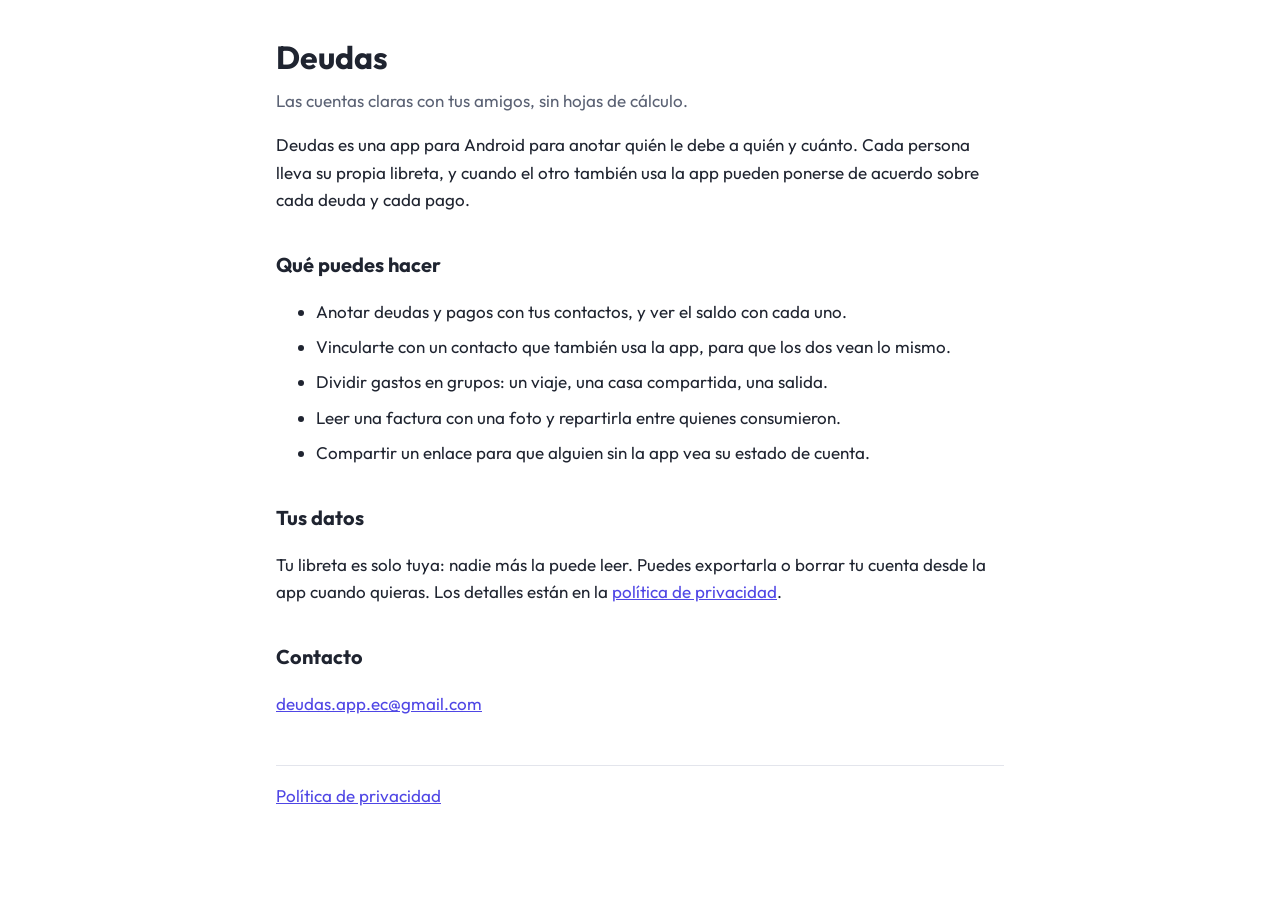
<file: inicio.html>
<!DOCTYPE html>
<html lang="es">
<head>
    <meta charset="UTF-8">
    <meta name="viewport" content="width=device-width, initial-scale=1.0">
    <title>Deudas</title>
    <meta name="description" content="Lleva las cuentas con tus amigos: quién le debe a quién, pagos y gastos divididos">
    <link rel="preconnect" href="https://fonts.googleapis.com">
    <link rel="preconnect" href="https://fonts.gstatic.com" crossorigin>
    <link href="https://fonts.googleapis.com/css2?family=Outfit:wght@400;600;700&display=swap" rel="stylesheet">
    <link rel="stylesheet" href="css/legal.css">
</head>
<body>
<main>
    <h1>Deudas</h1>
    <p class="lema">Las cuentas claras con tus amigos, sin hojas de cálculo.</p>

    <p>Deudas es una app para Android para anotar quién le debe a quién y cuánto. Cada persona
        lleva su propia libreta, y cuando el otro también usa la app pueden ponerse de acuerdo
        sobre cada deuda y cada pago.</p>

    <h2>Qué puedes hacer</h2>
    <ul>
        <li>Anotar deudas y pagos con tus contactos, y ver el saldo con cada uno.</li>
        <li>Vincularte con un contacto que también usa la app, para que los dos vean lo mismo.</li>
        <li>Dividir gastos en grupos: un viaje, una casa compartida, una salida.</li>
        <li>Leer una factura con una foto y repartirla entre quienes consumieron.</li>
        <li>Compartir un enlace para que alguien sin la app vea su estado de cuenta.</li>
    </ul>

    <h2>Tus datos</h2>
    <p>Tu libreta es solo tuya: nadie más la puede leer. Puedes exportarla o borrar tu cuenta
        desde la app cuando quieras. Los detalles están en la
        <a href="privacidad.html">política de privacidad</a>.</p>

    <h2>Contacto</h2>
    <p><a href="mailto:deudas.app.ec@gmail.com">deudas.app.ec@gmail.com</a></p>

    <footer><a href="privacidad.html">Política de privacidad</a></footer>
</main>
</body>
</html>
</file>
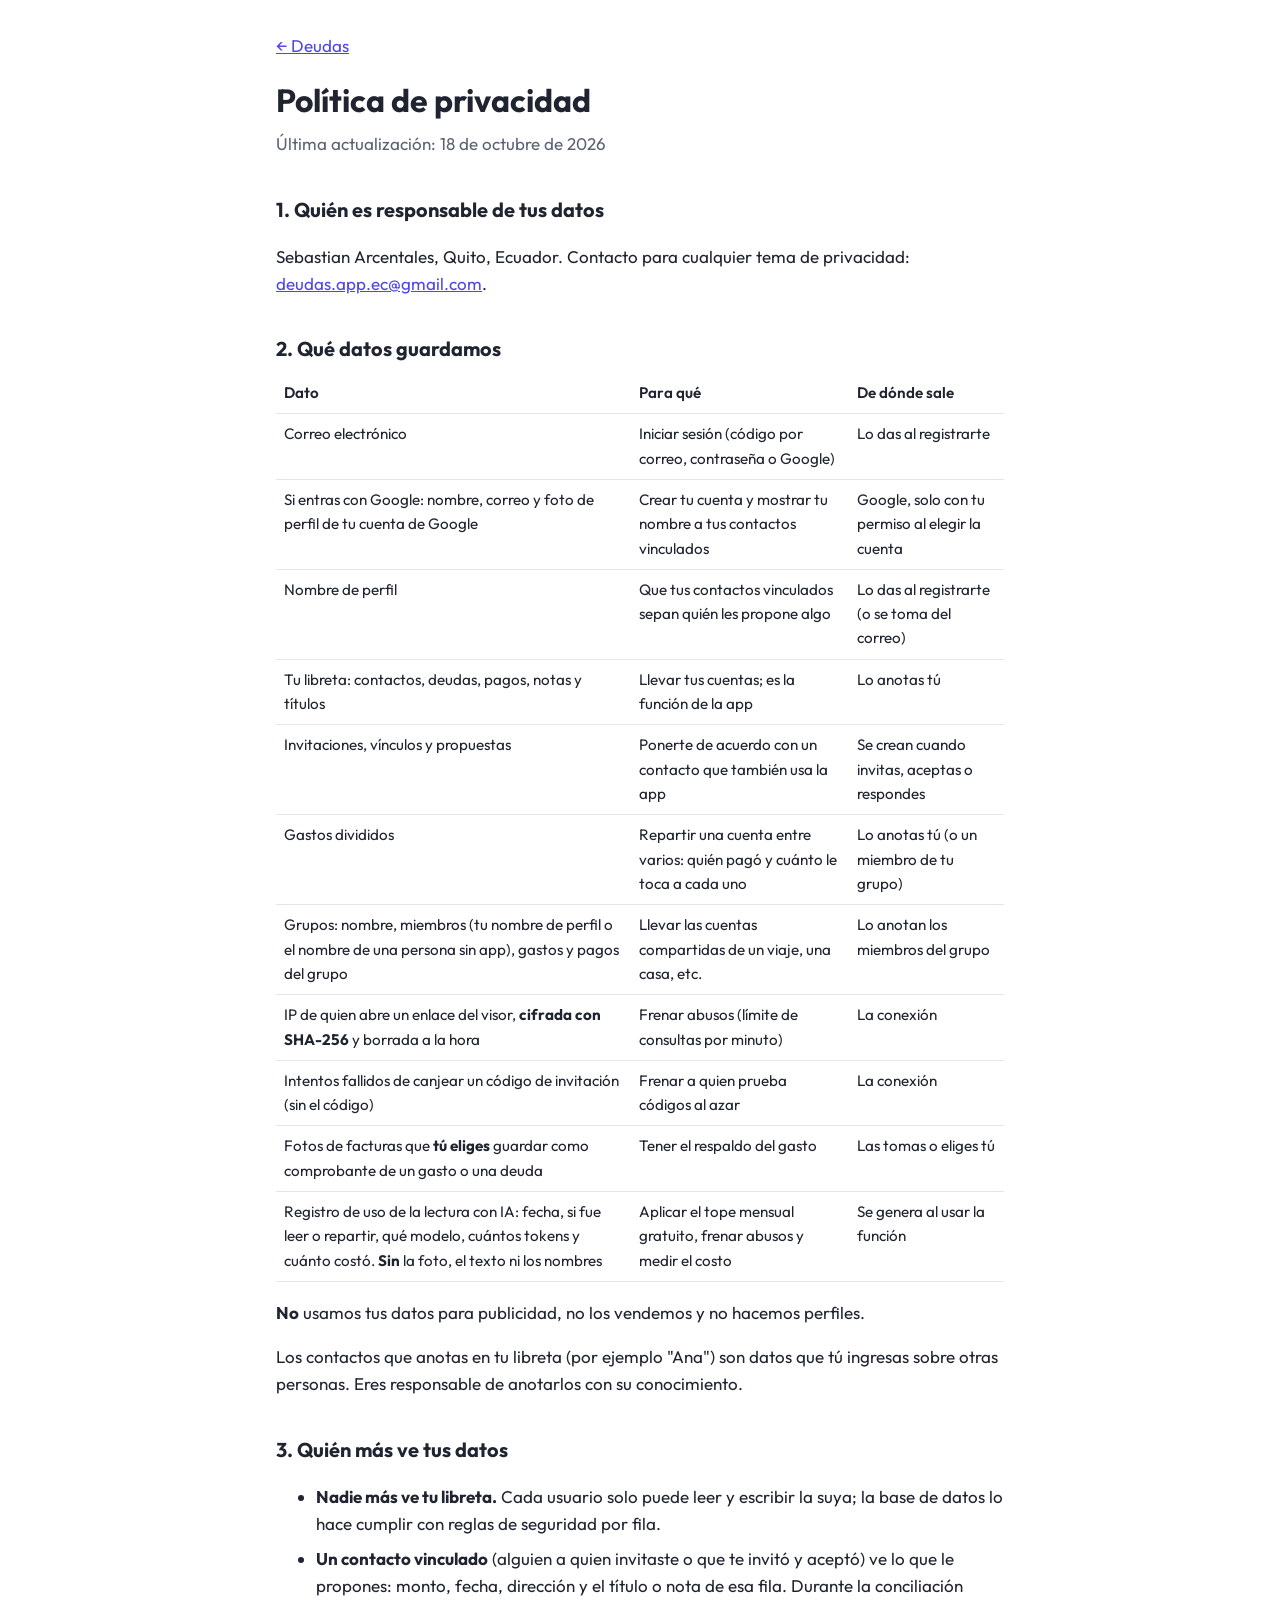
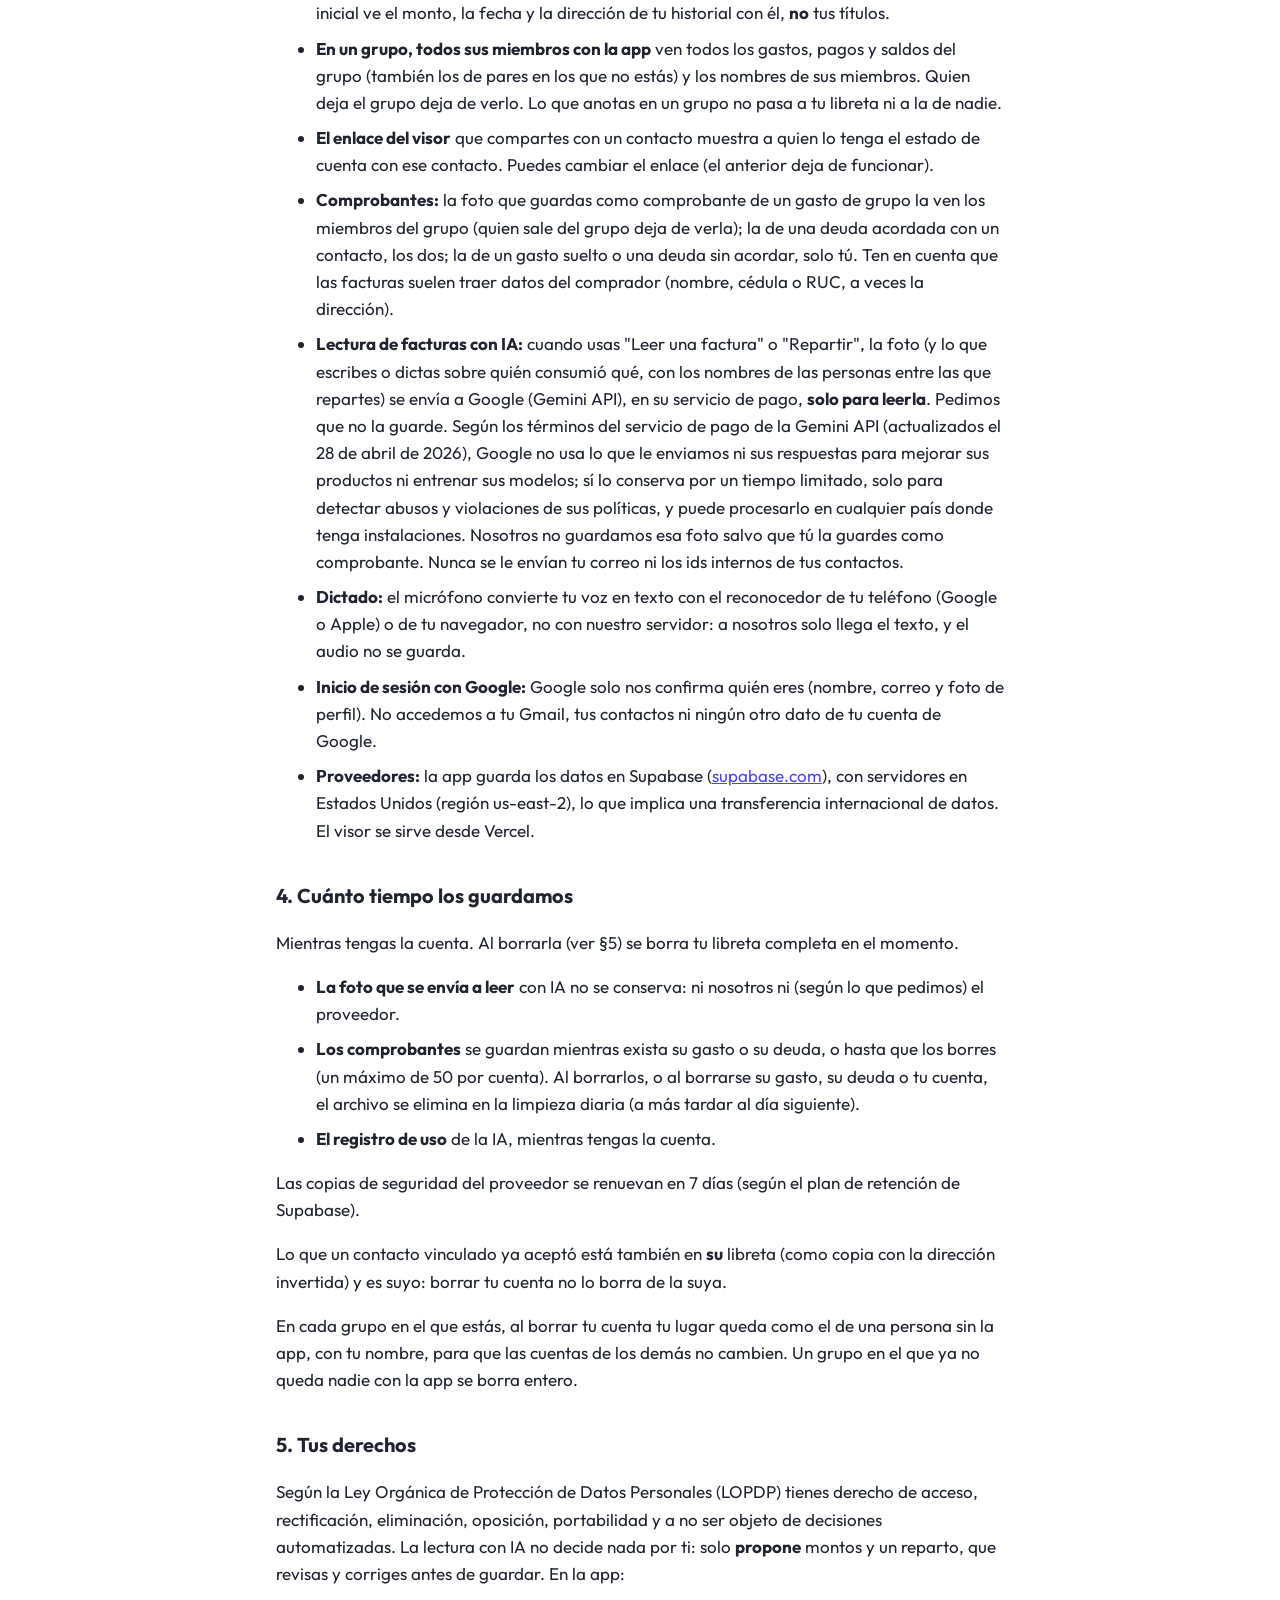
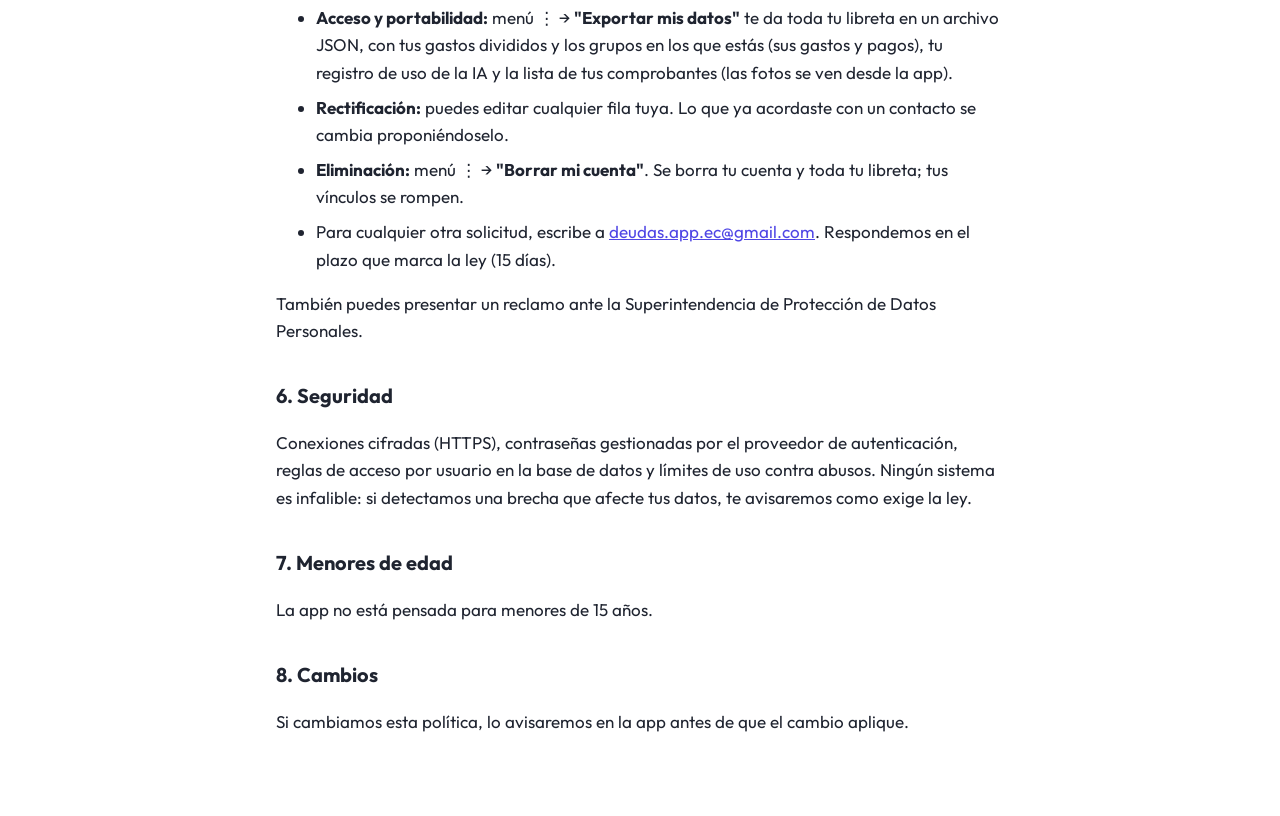
<file: privacidad.html>
<!DOCTYPE html>
<html lang="es">
<head>
    <meta charset="UTF-8">
    <meta name="viewport" content="width=device-width, initial-scale=1.0">
    <title>Política de privacidad — Deudas</title>
    <meta name="description" content="Qué datos guarda la app Deudas, para qué y cómo borrarlos">
    <link rel="preconnect" href="https://fonts.googleapis.com">
    <link rel="preconnect" href="https://fonts.gstatic.com" crossorigin>
    <link href="https://fonts.googleapis.com/css2?family=Outfit:wght@400;600;700&display=swap" rel="stylesheet">
    <link rel="stylesheet" href="css/legal.css">
</head>
<body>
<main>
    <p class="volver"><a href="inicio.html">← Deudas</a></p>
    <h1>Política de privacidad</h1>
    <p class="fecha">Última actualización: 18 de octubre de 2026</p>

    <h2>1. Quién es responsable de tus datos</h2>
    <p>Sebastian Arcentales, Quito, Ecuador. Contacto para cualquier tema de privacidad:
        <a href="mailto:deudas.app.ec@gmail.com">deudas.app.ec@gmail.com</a>.</p>

    <h2>2. Qué datos guardamos</h2>
    <div class="tabla">
    <table>
        <thead><tr><th>Dato</th><th>Para qué</th><th>De dónde sale</th></tr></thead>
        <tbody>
        <tr><td>Correo electrónico</td><td>Iniciar sesión (código por correo, contraseña o Google)</td><td>Lo das al registrarte</td></tr>
        <tr><td>Si entras con Google: nombre, correo y foto de perfil de tu cuenta de Google</td><td>Crear tu cuenta y mostrar tu nombre a tus contactos vinculados</td><td>Google, solo con tu permiso al elegir la cuenta</td></tr>
        <tr><td>Nombre de perfil</td><td>Que tus contactos vinculados sepan quién les propone algo</td><td>Lo das al registrarte (o se toma del correo)</td></tr>
        <tr><td>Tu libreta: contactos, deudas, pagos, notas y títulos</td><td>Llevar tus cuentas; es la función de la app</td><td>Lo anotas tú</td></tr>
        <tr><td>Invitaciones, vínculos y propuestas</td><td>Ponerte de acuerdo con un contacto que también usa la app</td><td>Se crean cuando invitas, aceptas o respondes</td></tr>
        <tr><td>Gastos divididos</td><td>Repartir una cuenta entre varios: quién pagó y cuánto le toca a cada uno</td><td>Lo anotas tú (o un miembro de tu grupo)</td></tr>
        <tr><td>Grupos: nombre, miembros (tu nombre de perfil o el nombre de una persona sin app), gastos y pagos del grupo</td><td>Llevar las cuentas compartidas de un viaje, una casa, etc.</td><td>Lo anotan los miembros del grupo</td></tr>
        <tr><td>IP de quien abre un enlace del visor, <strong>cifrada con SHA-256</strong> y borrada a la hora</td><td>Frenar abusos (límite de consultas por minuto)</td><td>La conexión</td></tr>
        <tr><td>Intentos fallidos de canjear un código de invitación (sin el código)</td><td>Frenar a quien prueba códigos al azar</td><td>La conexión</td></tr>
        <tr><td>Fotos de facturas que <strong>tú eliges</strong> guardar como comprobante de un gasto o una deuda</td><td>Tener el respaldo del gasto</td><td>Las tomas o eliges tú</td></tr>
        <tr><td>Registro de uso de la lectura con IA: fecha, si fue leer o repartir, qué modelo, cuántos tokens y cuánto costó. <strong>Sin</strong> la foto, el texto ni los nombres</td><td>Aplicar el tope mensual gratuito, frenar abusos y medir el costo</td><td>Se genera al usar la función</td></tr>
        </tbody>
    </table>
    </div>
    <p><strong>No</strong> usamos tus datos para publicidad, no los vendemos y no hacemos perfiles.</p>
    <p>Los contactos que anotas en tu libreta (por ejemplo "Ana") son datos que tú ingresas sobre
        otras personas. Eres responsable de anotarlos con su conocimiento.</p>

    <h2>3. Quién más ve tus datos</h2>
    <ul>
        <li><strong>Nadie más ve tu libreta.</strong> Cada usuario solo puede leer y escribir la suya; la base de
            datos lo hace cumplir con reglas de seguridad por fila.</li>
        <li><strong>Un contacto vinculado</strong> (alguien a quien invitaste o que te invitó y aceptó) ve lo que
            le propones: monto, fecha, dirección y el título o nota de esa fila. Durante la
            conciliación inicial ve el monto, la fecha y la dirección de tu historial con él, <strong>no</strong>
            tus títulos.</li>
        <li><strong>En un grupo, todos sus miembros con la app</strong> ven todos los gastos, pagos y saldos del
            grupo (también los de pares en los que no estás) y los nombres de sus miembros. Quien
            deja el grupo deja de verlo. Lo que anotas en un grupo no pasa a tu libreta ni a la de
            nadie.</li>
        <li><strong>El enlace del visor</strong> que compartes con un contacto muestra a quien lo tenga el estado
            de cuenta con ese contacto. Puedes cambiar el enlace (el anterior deja de funcionar).</li>
        <li><strong>Comprobantes:</strong> la foto que guardas como comprobante de un gasto de grupo la ven los
            miembros del grupo (quien sale del grupo deja de verla); la de una deuda acordada con un
            contacto, los dos; la de un gasto suelto o una deuda sin acordar, solo tú. Ten en cuenta
            que las facturas suelen traer datos del comprador (nombre, cédula o RUC, a veces la
            dirección).</li>
        <li><strong>Lectura de facturas con IA:</strong> cuando usas "Leer una factura" o "Repartir", la foto (y lo
            que escribes o dictas sobre quién consumió qué, con los nombres de las personas entre las
            que repartes) se envía a Google (Gemini API), en su servicio de pago, <strong>solo para
            leerla</strong>. Pedimos que no la guarde. Según los términos del servicio de
            pago de la Gemini API (actualizados el 28 de abril de 2026), Google no usa lo que le
            enviamos ni sus respuestas para mejorar sus productos ni entrenar sus modelos; sí lo
            conserva por un tiempo limitado, solo para detectar abusos y violaciones de sus políticas,
            y puede procesarlo en cualquier país donde tenga instalaciones. Nosotros no guardamos esa
            foto salvo que tú la guardes como comprobante. Nunca se le envían tu correo ni los ids
            internos de tus contactos.</li>
        <li><strong>Dictado:</strong> el micrófono convierte tu voz en texto con el reconocedor de tu teléfono
            (Google o Apple) o de tu navegador, no con nuestro servidor: a nosotros solo llega el
            texto, y el audio no se guarda.</li>
        <li><strong>Inicio de sesión con Google:</strong> Google solo nos confirma quién eres (nombre, correo y
            foto de perfil). No accedemos a tu Gmail, tus contactos ni ningún otro dato de tu cuenta
            de Google.</li>
        <li><strong>Proveedores:</strong> la app guarda los datos en Supabase (<a href="https://supabase.com">supabase.com</a>),
            con servidores en Estados Unidos (región us-east-2), lo que implica una transferencia
            internacional de datos. El visor se sirve desde Vercel.</li>
    </ul>

    <h2>4. Cuánto tiempo los guardamos</h2>
    <p>Mientras tengas la cuenta. Al borrarla (ver §5) se borra tu libreta completa en el momento.</p>
    <ul>
        <li><strong>La foto que se envía a leer</strong> con IA no se conserva: ni nosotros ni (según lo que
            pedimos) el proveedor.</li>
        <li><strong>Los comprobantes</strong> se guardan mientras exista su gasto o su deuda, o hasta que los
            borres (un máximo de 50 por cuenta). Al borrarlos, o al borrarse su gasto, su deuda o tu
            cuenta, el archivo se elimina en la limpieza diaria (a más tardar al día siguiente).</li>
        <li><strong>El registro de uso</strong> de la IA, mientras tengas la cuenta.</li>
    </ul>
    <p>Las copias de seguridad del proveedor se renuevan en 7 días (según el plan de retención de Supabase).</p>
    <p>Lo que un contacto vinculado ya aceptó está también en <strong>su</strong> libreta (como copia con la
        dirección invertida) y es suyo: borrar tu cuenta no lo borra de la suya.</p>
    <p>En cada grupo en el que estás, al borrar tu cuenta tu lugar queda como el de una persona sin
        la app, con tu nombre, para que las cuentas de los demás no cambien. Un grupo en el que ya
        no queda nadie con la app se borra entero.</p>

    <h2>5. Tus derechos</h2>
    <p>Según la Ley Orgánica de Protección de Datos Personales (LOPDP) tienes derecho de acceso,
        rectificación, eliminación, oposición, portabilidad y a no ser objeto de decisiones
        automatizadas. La lectura con IA no decide nada por ti: solo <strong>propone</strong> montos y un
        reparto, que revisas y corriges antes de guardar. En la app:</p>
    <ul>
        <li><strong>Acceso y portabilidad:</strong> menú ⋮ → <strong>"Exportar mis datos"</strong> te da toda tu libreta en un
            archivo JSON, con tus gastos divididos y los grupos en los que estás (sus gastos y
            pagos), tu registro de uso de la IA y la lista de tus comprobantes (las fotos se ven
            desde la app).</li>
        <li><strong>Rectificación:</strong> puedes editar cualquier fila tuya. Lo que ya acordaste con un contacto
            se cambia proponiéndoselo.</li>
        <li><strong>Eliminación:</strong> menú ⋮ → <strong>"Borrar mi cuenta"</strong>. Se borra tu cuenta y toda tu libreta;
            tus vínculos se rompen.</li>
        <li>Para cualquier otra solicitud, escribe a
            <a href="mailto:deudas.app.ec@gmail.com">deudas.app.ec@gmail.com</a>.
            Respondemos en el plazo que marca la ley (15 días).</li>
    </ul>
    <p>También puedes presentar un reclamo ante la Superintendencia de Protección de Datos Personales.</p>

    <h2>6. Seguridad</h2>
    <p>Conexiones cifradas (HTTPS), contraseñas gestionadas por el proveedor de autenticación,
        reglas de acceso por usuario en la base de datos y límites de uso contra abusos. Ningún
        sistema es infalible: si detectamos una brecha que afecte tus datos, te avisaremos como
        exige la ley.</p>

    <h2>7. Menores de edad</h2>
    <p>La app no está pensada para menores de 15 años.</p>

    <h2>8. Cambios</h2>
    <p>Si cambiamos esta política, lo avisaremos en la app antes de que el cambio aplique.</p>
</main>
</body>
</html>
</file>
<file: css/legal.css>
/* Páginas fijas (inicio.html, privacidad.html): texto largo, fácil de leer. */
:root {
    --fondo: #ffffff;
    --texto: #1f2430;
    --suave: #5b6274;
    --acento: #4f46e5;
    --borde: #e3e5ec;
}

@media (prefers-color-scheme: dark) {
    :root {
        --fondo: #0f1117;
        --texto: #e6e8ef;
        --suave: #9aa1b2;
        --acento: #8b8cf8;
        --borde: #2a2e3a;
    }
}

* { box-sizing: border-box; }

body {
    margin: 0;
    background: var(--fondo);
    color: var(--texto);
    font-family: 'Outfit', system-ui, sans-serif;
    font-size: 17px;
    line-height: 1.6;
}

main {
    max-width: 760px;
    margin: 0 auto;
    padding: 32px 16px 64px;
}

h1 { font-size: 2rem; margin: 0 0 4px; }
h2 { font-size: 1.25rem; margin: 36px 0 8px; }
a { color: var(--acento); }

.lema, .fecha { color: var(--suave); margin-top: 0; }
.volver { margin: 0 0 16px; }
li { margin-bottom: 8px; }

.tabla { overflow-x: auto; }
table { width: 100%; border-collapse: collapse; font-size: 0.95rem; }
th, td { text-align: left; vertical-align: top; padding: 8px; border-bottom: 1px solid var(--borde); }
th { font-weight: 600; }

footer {
    margin-top: 48px;
    padding-top: 16px;
    border-top: 1px solid var(--borde);
    color: var(--suave);
}
</file>
